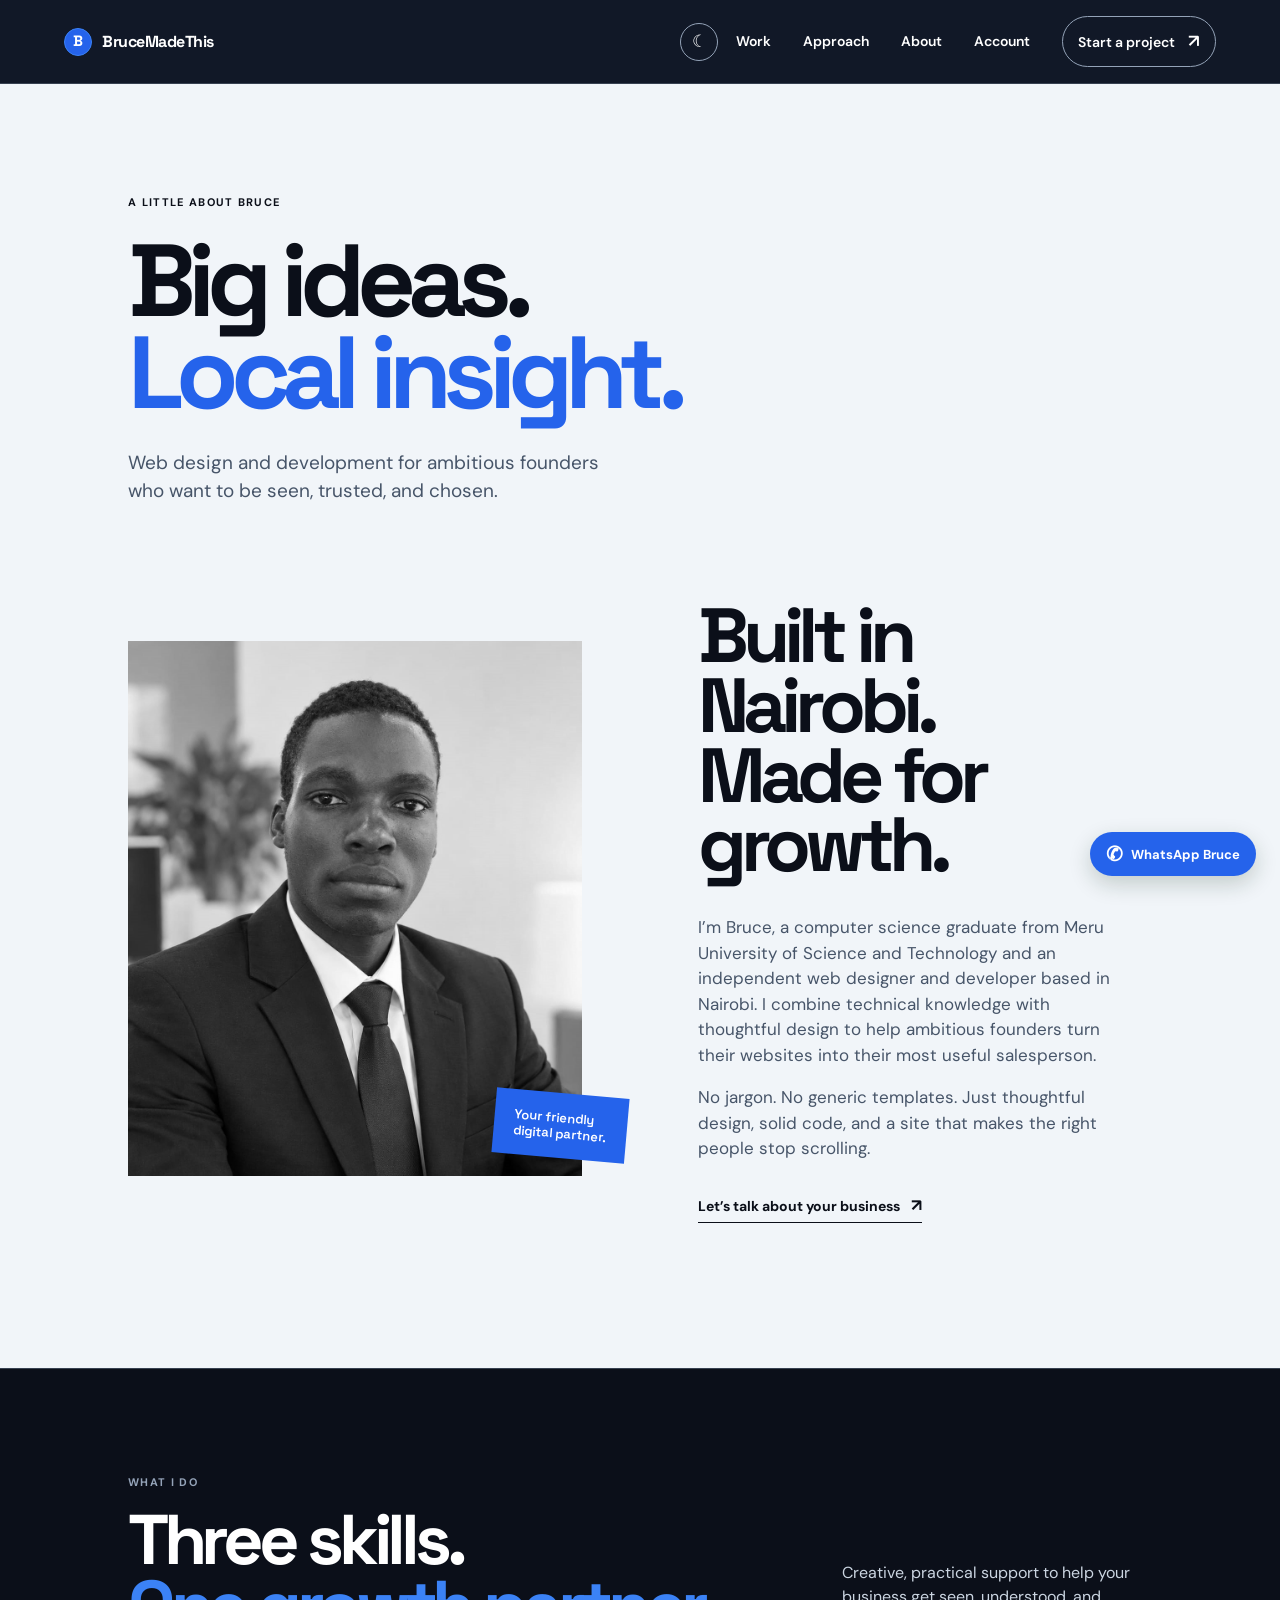
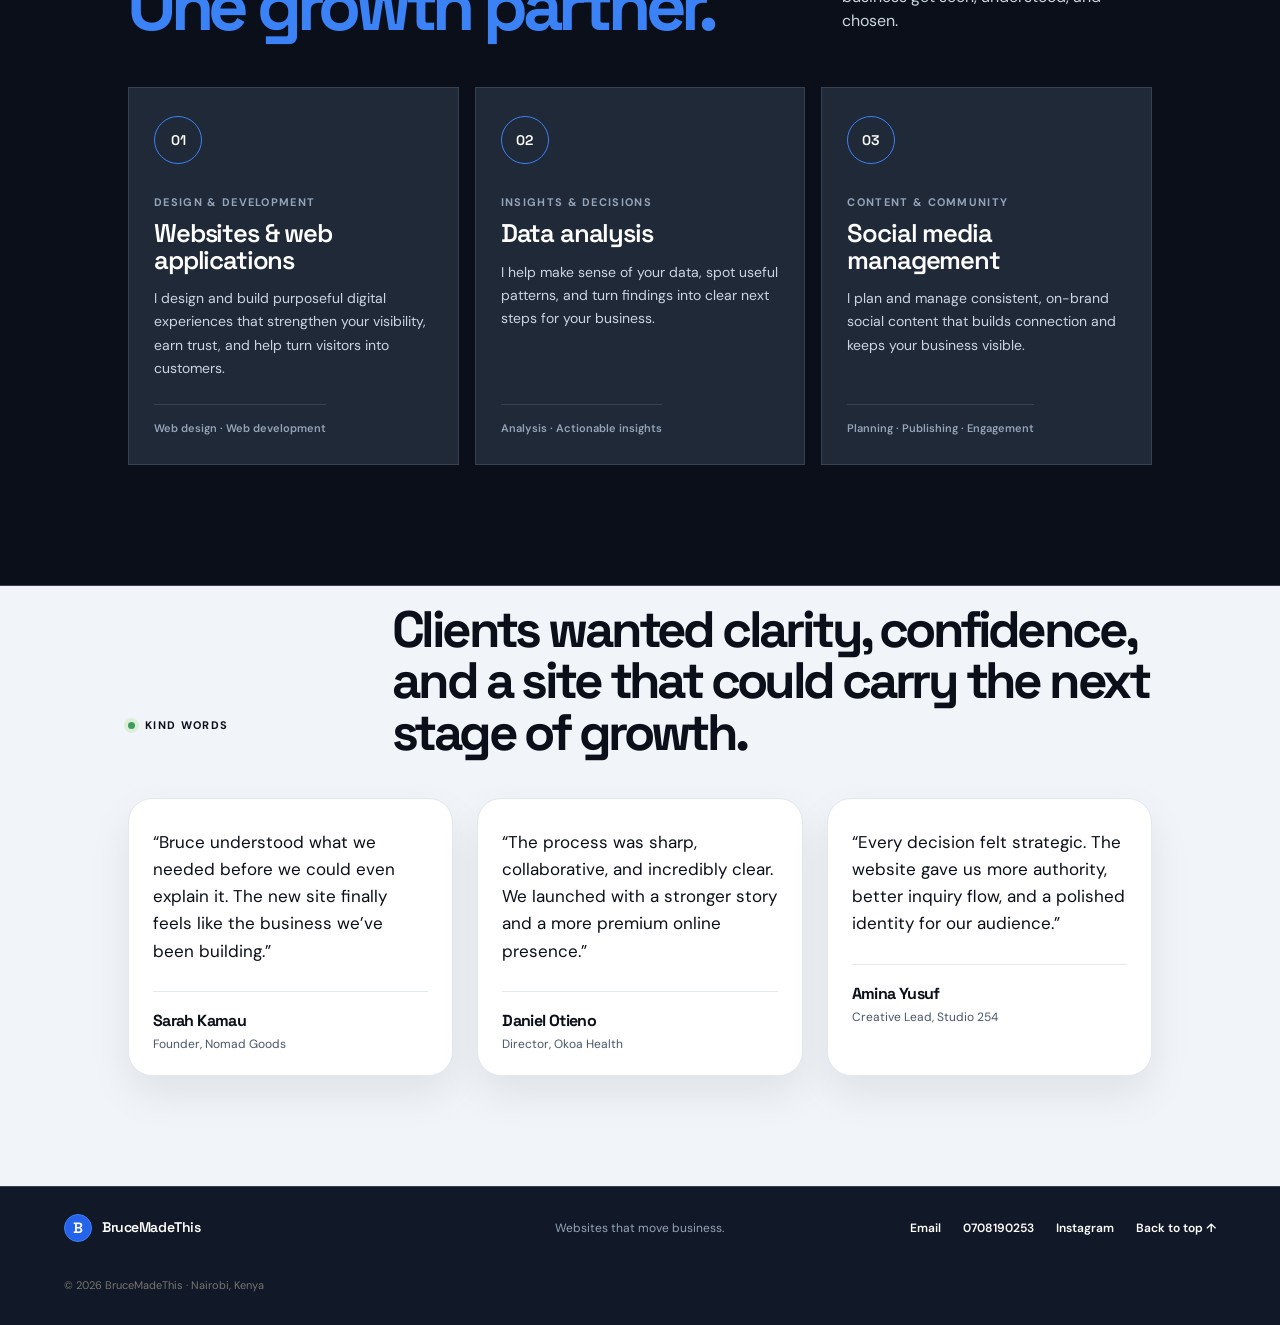
<file: about.html>
<!doctype html>
<html lang="en"><head><meta charset="UTF-8" /><meta name="viewport" content="width=device-width, initial-scale=1.0" /><meta name="description" content="Meet Bruce, the Nairobi-based designer and developer behind BruceMadeThis." /><title>About — BruceMadeThis</title><link rel="preconnect" href="https://fonts.googleapis.com" /><link rel="preconnect" href="https://fonts.gstatic.com" crossorigin /><link href="https://fonts.googleapis.com/css2?family=DM+Sans:wght@400;500;600;700&family=Space+Grotesk:wght@500;600;700&display=swap" rel="stylesheet" /><link rel="stylesheet" href="./styles.css" /></head><body><div class="site-shell"><header class="topbar"><a class="brand" href="index.html"><span class="brand-mark">B</span><span>BruceMadeThis</span></a><button class="menu-toggle" aria-label="Toggle navigation" aria-expanded="false" aria-controls="site-nav"><span></span><span></span></button><nav id="site-nav" class="nav-links" aria-label="Primary navigation"><a href="work.html">Work</a><a href="approach.html">Approach</a><a href="about.html">About</a><a class="nav-cta" href="contact.html">Start a project <span>↗</span></a></nav></header><main><section class="page-hero section-pad"><p class="eyebrow">A little about Bruce</p><h1>Big ideas.<br /><em>Local insight.</em></h1><p class="page-lede">Web design and development for ambitious founders who want to be seen, trusted, and chosen.</p></section><section class="about section-pad about-page"><div class="about-photo reveal"><img src="./my-web-image.png" alt="Portrait of a Nairobi-based creative founder" /><span class="about-caption">Your friendly<br />digital partner.</span></div><div class="about-copy reveal delay-one"><h2>Built in Nairobi.<br />Made for growth.</h2><p>I’m Bruce, a computer science graduate from Meru University of Science and Technology and an independent web designer and developer based in Nairobi. I combine technical knowledge with thoughtful design to help ambitious founders turn their websites into their most useful salesperson.</p><p>No jargon. No generic templates. Just thoughtful design, solid code, and a site that makes the right people stop scrolling.</p><a class="text-link" href="contact.html">Let’s talk about your business <span>↗</span></a></div></section>
<section class="skills-section section-pad" aria-labelledby="skills-title">
  <div class="skills-heading reveal">
    <div><p class="eyebrow">What I do</p><h2 id="skills-title">Three skills.<br /><em>One growth partner.</em></h2></div>
    <p>Creative, practical support to help your business get seen, understood, and chosen.</p>
  </div>
  <div class="skills-grid">
    <article class="skill-card reveal">
      <span class="skill-number" aria-label="Skill 1">01</span>
      <p class="skill-label">Design &amp; development</p>
      <h3>Websites &amp; web applications</h3>
      <p>I design and build purposeful digital experiences that strengthen your visibility, earn trust, and help turn visitors into customers.</p>
      <span class="skill-tag">Web design · Web development</span>
    </article>
    <article class="skill-card reveal delay-one">
      <span class="skill-number" aria-label="Skill 2">02</span>
      <p class="skill-label">Insights &amp; decisions</p>
      <h3>Data analysis</h3>
      <p>I help make sense of your data, spot useful patterns, and turn findings into clear next steps for your business.</p>
      <span class="skill-tag">Analysis · Actionable insights</span>
    </article>
    <article class="skill-card reveal delay-two">
      <span class="skill-number" aria-label="Skill 3">03</span>
      <p class="skill-label">Content &amp; community</p>
      <h3>Social media management</h3>
      <p>I plan and manage consistent, on-brand social content that builds connection and keeps your business visible.</p>
      <span class="skill-tag">Planning · Publishing · Engagement</span>
    </article>
  </div>
</section>
</main><section class="testimonial-band section-pad" aria-label="Client testimonials"><div class="testimonial-header reveal"><p class="eyebrow"><span class="status-dot"></span> Kind words</p><h2>Clients wanted clarity, confidence, and a site that could carry the next stage of growth.</h2></div><div class="testimonial-grid"><article class="testimonial-card reveal"><p class="quote">“Bruce understood what we needed before we could even explain it. The new site finally feels like the business we’ve been building.”</p><div class="testimonial-author"><strong>Sarah Kamau</strong><span>Founder, Nomad Goods</span></div></article><article class="testimonial-card reveal delay-one"><p class="quote">“The process was sharp, collaborative, and incredibly clear. We launched with a stronger story and a more premium online presence.”</p><div class="testimonial-author"><strong>Daniel Otieno</strong><span>Director, Okoa Health</span></div></article><article class="testimonial-card reveal delay-two"><p class="quote">“Every decision felt strategic. The website gave us more authority, better inquiry flow, and a polished identity for our audience.”</p><div class="testimonial-author"><strong>Amina Yusuf</strong><span>Creative Lead, Studio 254</span></div></article></div></section><footer class="footer"><a class="brand" href="index.html"><span class="brand-mark">B</span><span>BruceMadeThis</span></a><p>Websites that move business.</p><div class="footer-links"><a href="mailto:hello@brucemadethis.co.ke">Email</a><a href="tel:+254708190253">0708190253</a><a href="https://www.instagram.com" target="_blank" rel="noopener noreferrer">Instagram</a><a href="#top">Back to top ↑</a></div><small>© 2026 BruceMadeThis · Nairobi, Kenya</small></footer></div><script type="module" src="./main.js"></script></body></html>
</file>
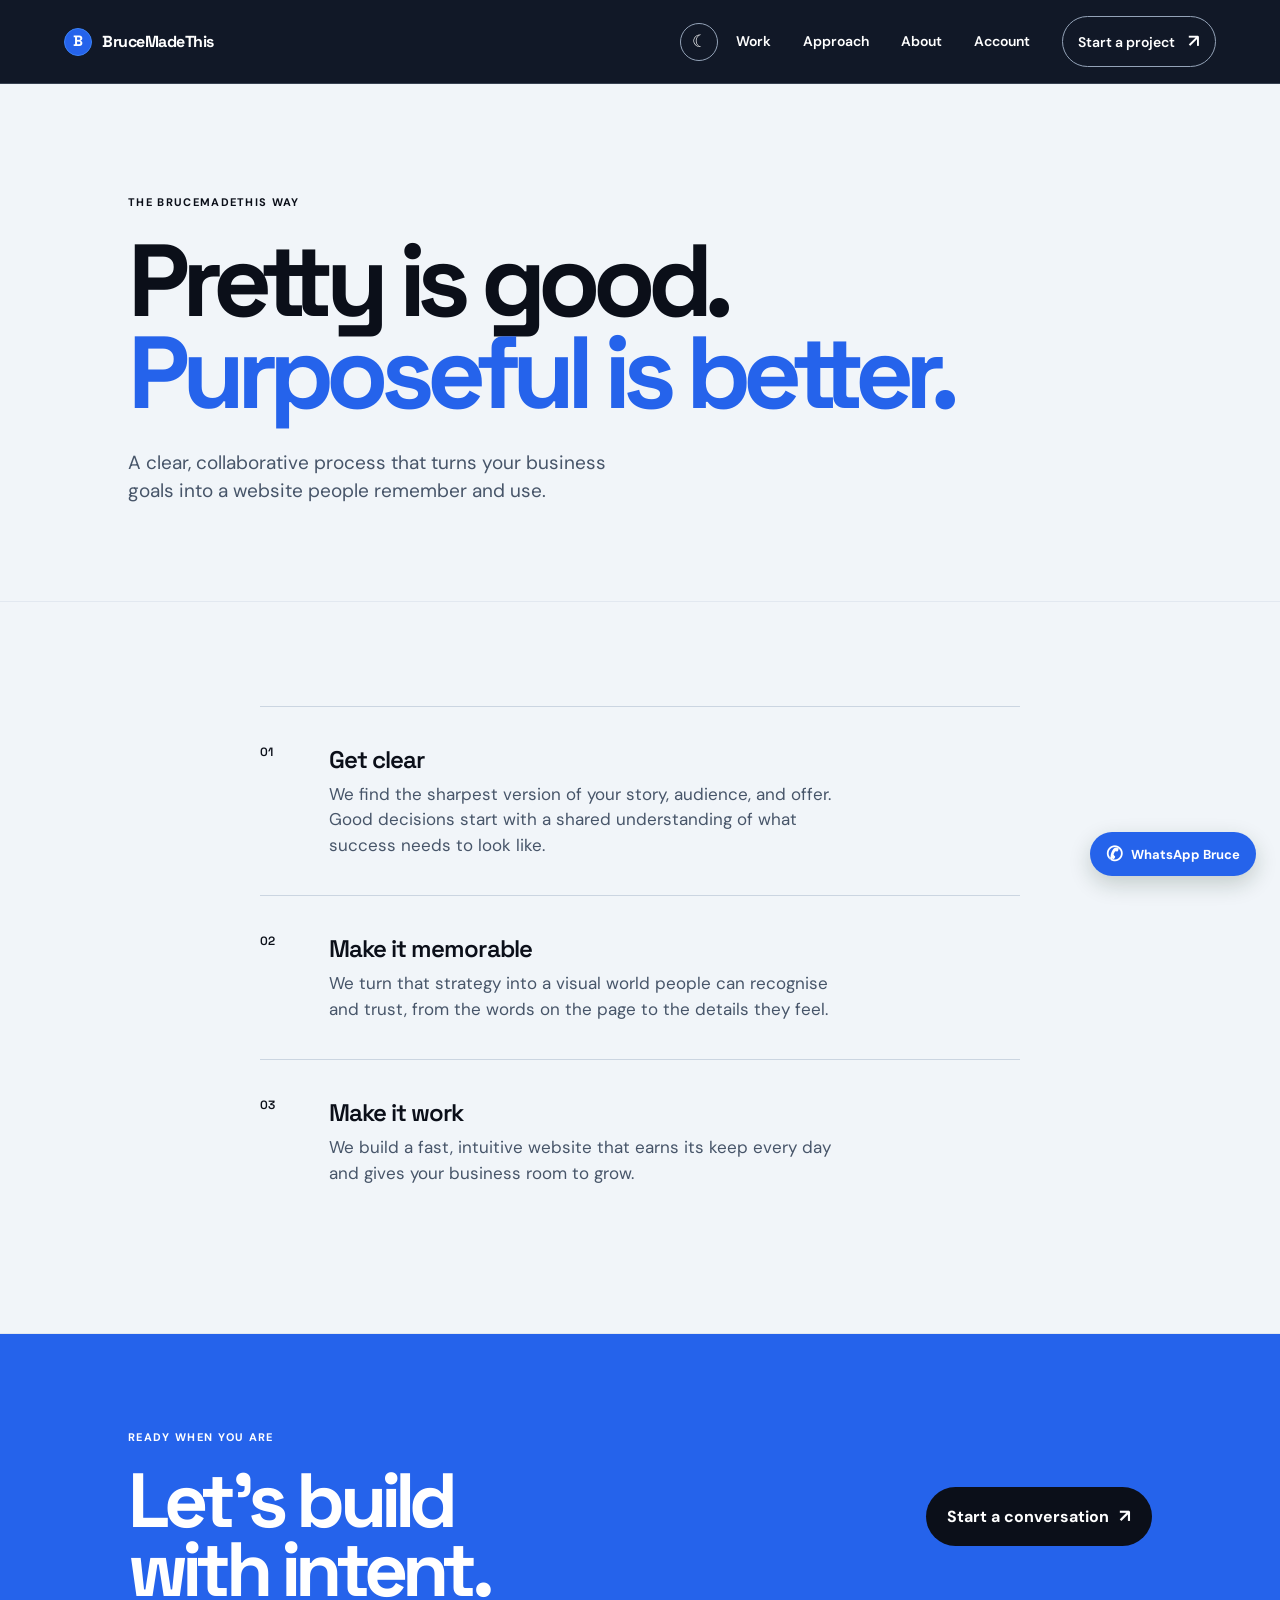
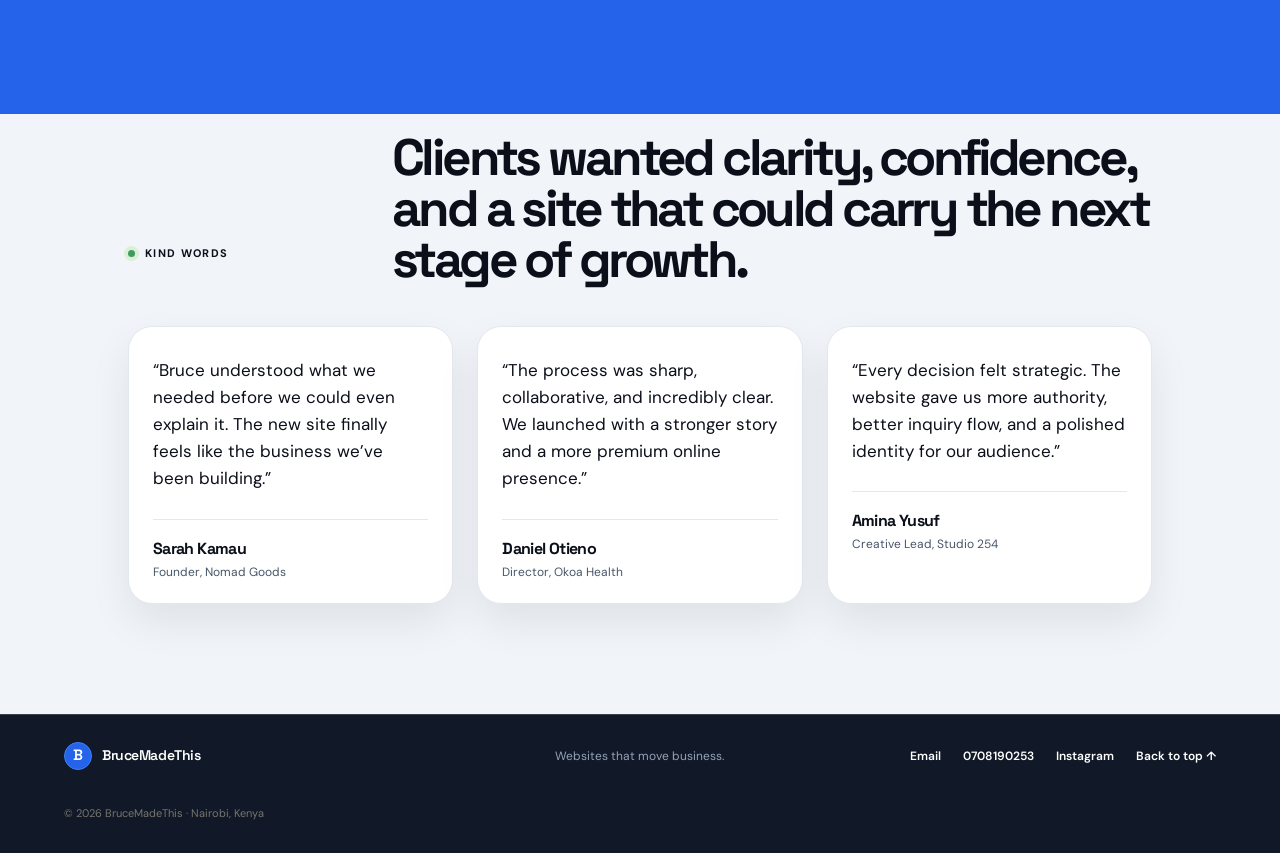
<file: approach.html>
<!doctype html>
<html lang="en"><head><meta charset="UTF-8" /><meta name="viewport" content="width=device-width, initial-scale=1.0" /><meta name="description" content="The BruceMadeThis process for creating purposeful websites for Nairobi businesses." /><title>Approach — BruceMadeThis</title><link rel="preconnect" href="https://fonts.googleapis.com" /><link rel="preconnect" href="https://fonts.gstatic.com" crossorigin /><link href="https://fonts.googleapis.com/css2?family=DM+Sans:wght@400;500;600;700&family=Space+Grotesk:wght@500;600;700&display=swap" rel="stylesheet" /><link rel="stylesheet" href="./styles.css" /></head><body><div class="site-shell"><header class="topbar"><a class="brand" href="index.html"><span class="brand-mark">B</span><span>BruceMadeThis</span></a><button class="menu-toggle" aria-label="Toggle navigation" aria-expanded="false" aria-controls="site-nav"><span></span><span></span></button><nav id="site-nav" class="nav-links" aria-label="Primary navigation"><a href="work.html">Work</a><a href="approach.html">Approach</a><a href="about.html">About</a><a class="nav-cta" href="contact.html">Start a project <span>↗</span></a></nav></header><main><section class="page-hero section-pad"><p class="eyebrow">The BruceMadeThis way</p><h1>Pretty is good.<br /><em>Purposeful is better.</em></h1><p class="page-lede">A clear, collaborative process that turns your business goals into a website people remember and use.</p></section><section class="approach section-pad approach-page"><div class="steps"><div class="step reveal"><span>01</span><div><h3>Get clear</h3><p>We find the sharpest version of your story, audience, and offer. Good decisions start with a shared understanding of what success needs to look like.</p></div></div><div class="step reveal delay-one"><span>02</span><div><h3>Make it memorable</h3><p>We turn that strategy into a visual world people can recognise and trust, from the words on the page to the details they feel.</p></div></div><div class="step reveal delay-two"><span>03</span><div><h3>Make it work</h3><p>We build a fast, intuitive website that earns its keep every day and gives your business room to grow.</p></div></div></div></section><section class="home-next section-pad"><div><p class="eyebrow">Ready when you are</p><h2>Let’s build<br /><em>with intent.</em></h2></div><a class="button button-dark" href="contact.html">Start a conversation <span>↗</span></a></section></main><section class="testimonial-band section-pad" aria-label="Client testimonials"><div class="testimonial-header reveal"><p class="eyebrow"><span class="status-dot"></span> Kind words</p><h2>Clients wanted clarity, confidence, and a site that could carry the next stage of growth.</h2></div><div class="testimonial-grid"><article class="testimonial-card reveal"><p class="quote">“Bruce understood what we needed before we could even explain it. The new site finally feels like the business we’ve been building.”</p><div class="testimonial-author"><strong>Sarah Kamau</strong><span>Founder, Nomad Goods</span></div></article><article class="testimonial-card reveal delay-one"><p class="quote">“The process was sharp, collaborative, and incredibly clear. We launched with a stronger story and a more premium online presence.”</p><div class="testimonial-author"><strong>Daniel Otieno</strong><span>Director, Okoa Health</span></div></article><article class="testimonial-card reveal delay-two"><p class="quote">“Every decision felt strategic. The website gave us more authority, better inquiry flow, and a polished identity for our audience.”</p><div class="testimonial-author"><strong>Amina Yusuf</strong><span>Creative Lead, Studio 254</span></div></article></div></section><footer class="footer"><a class="brand" href="index.html"><span class="brand-mark">B</span><span>BruceMadeThis</span></a><p>Websites that move business.</p><div class="footer-links"><a href="mailto:hello@brucemadethis.co.ke">Email</a><a href="tel:+254708190253">0708190253</a><a href="https://www.instagram.com" target="_blank" rel="noopener noreferrer">Instagram</a><a href="#top">Back to top ↑</a></div><small>© 2026 BruceMadeThis · Nairobi, Kenya</small></footer></div><script type="module" src="./main.js"></script></body></html>
</file>
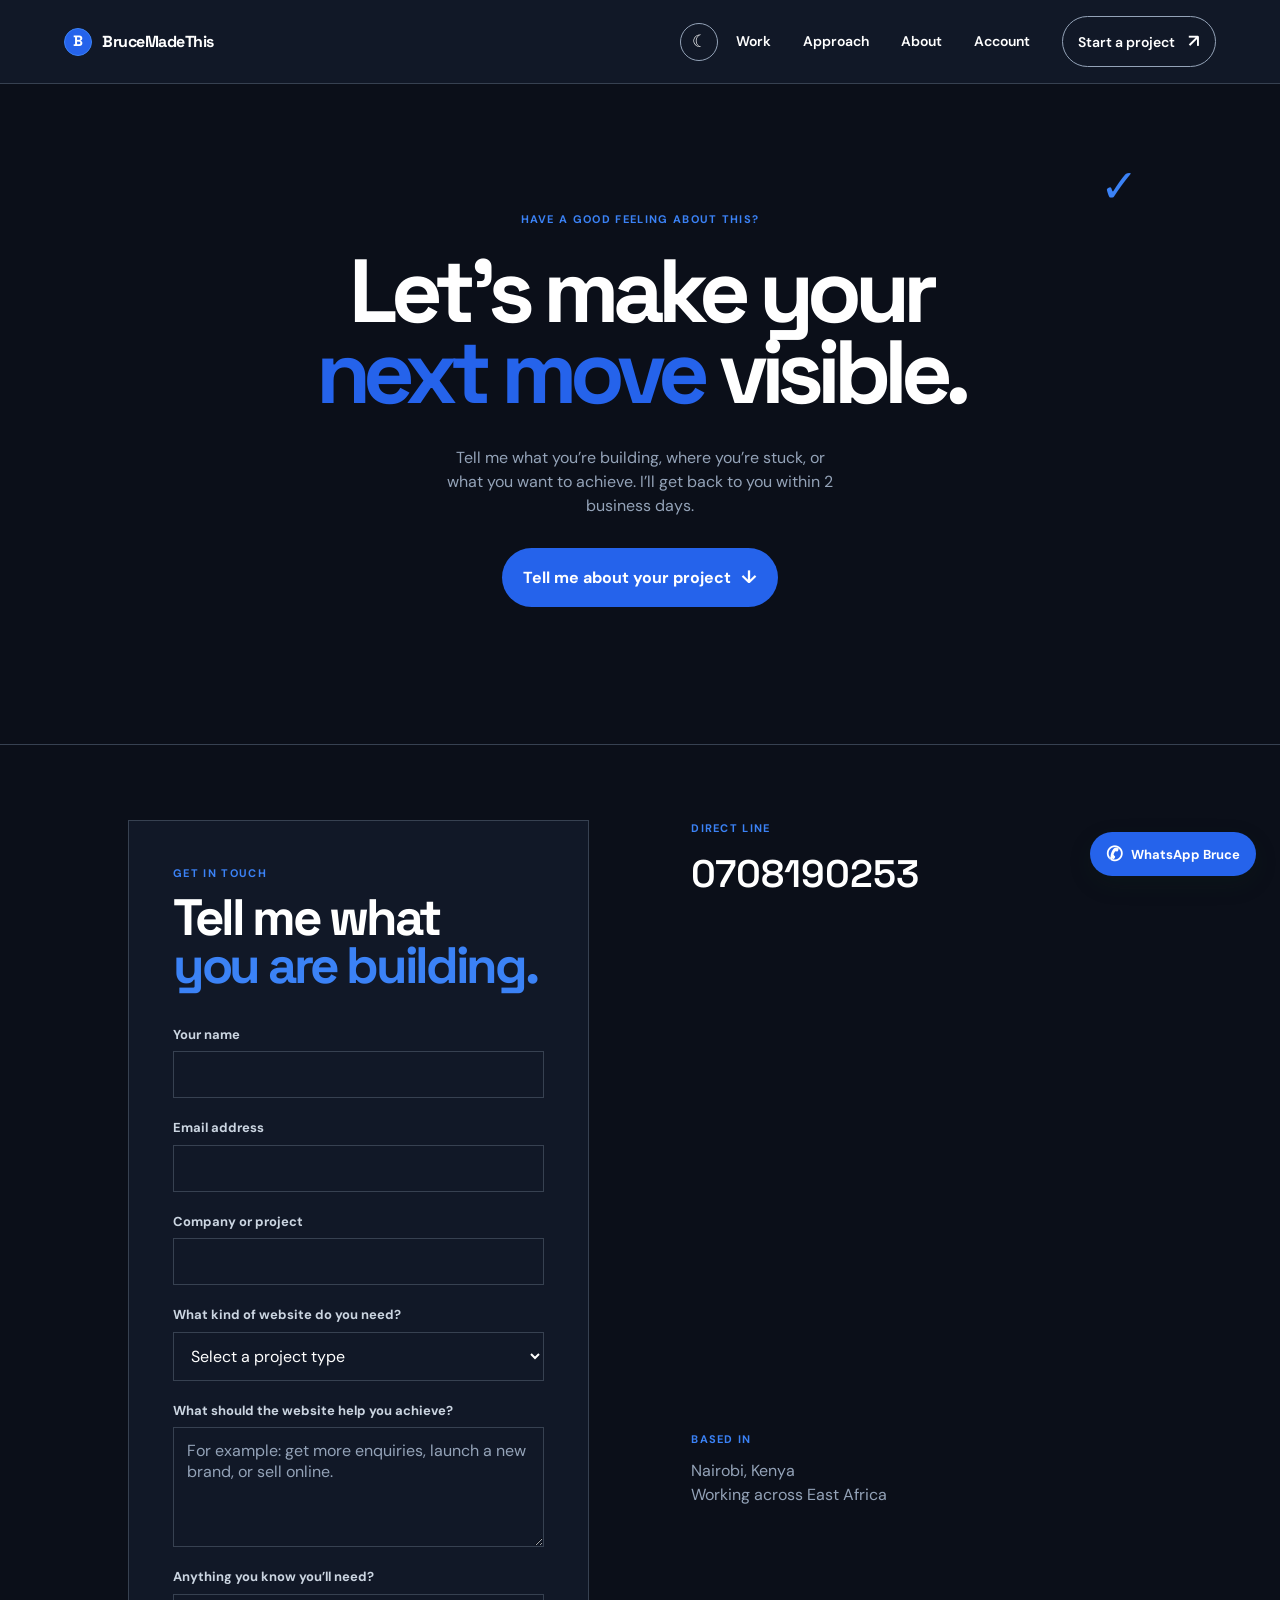
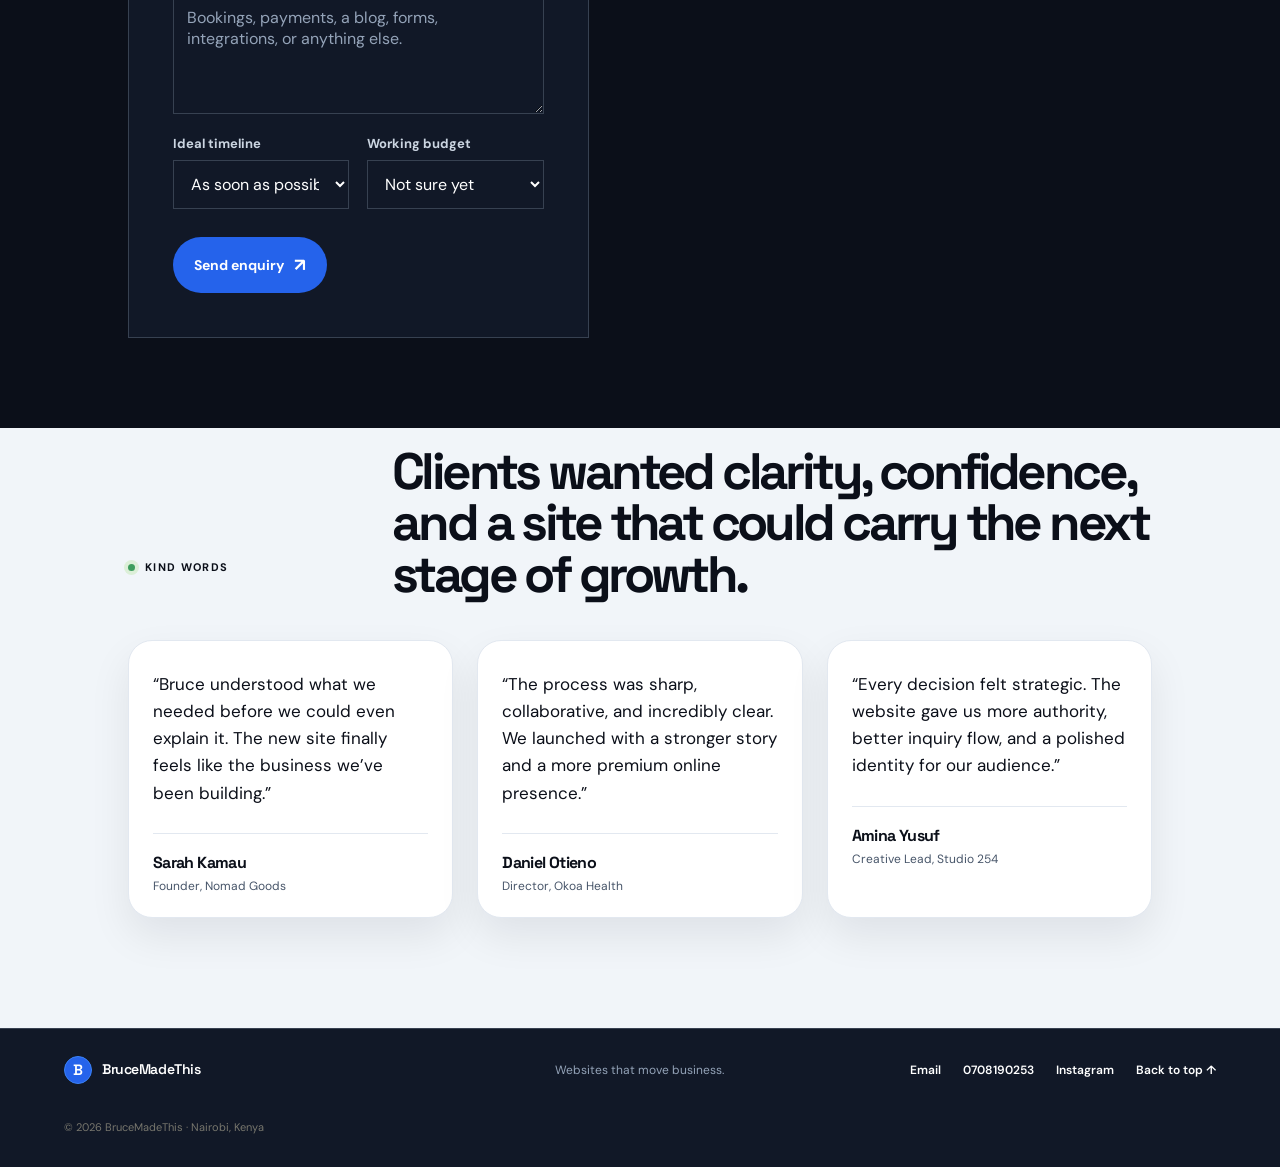
<file: contact.html>
<!doctype html>
<html lang="en"><head><meta charset="UTF-8" /><meta name="viewport" content="width=device-width, initial-scale=1.0" /><meta name="description" content="Start a website project with BruceMadeThis in Nairobi." /><title>Start a project — BruceMadeThis</title><link rel="preconnect" href="https://fonts.googleapis.com" /><link rel="preconnect" href="https://fonts.gstatic.com" crossorigin /><link href="https://fonts.googleapis.com/css2?family=DM+Sans:wght@400;500;600;700&family=Space+Grotesk:wght@500;600;700&display=swap" rel="stylesheet" /><link rel="stylesheet" href="./styles.css" /></head><body><div class="site-shell"><header class="topbar"><a class="brand" href="index.html"><span class="brand-mark">B</span><span>BruceMadeThis</span></a><button class="menu-toggle" aria-label="Toggle navigation" aria-expanded="false" aria-controls="site-nav"><span></span><span></span></button><nav id="site-nav" class="nav-links" aria-label="Primary navigation"><a href="work.html">Work</a><a href="approach.html">Approach</a><a href="about.html">About</a><a class="nav-cta" href="contact.html">Start a project <span>↗</span></a></nav></header><main><section class="contact contact-page section-pad"><div class="contact-inner reveal"><p class="eyebrow">Have a good feeling about this?</p><h1>Let’s make your<br /><em>next move</em> visible.</h1><p class="contact-lede">Tell me what you’re building, where you’re stuck, or what you want to achieve. I’ll get back to you within 2 business days.</p><a class="button button-lime" href="mailto:hello@brucemadethis.co.ke?subject=I%20want%20to%20build%20something">Start a conversation <span>↗</span></a></div><div class="contact-orbit" aria-hidden="true">✓</div></section><section class="contact-details section-pad"><div><p class="eyebrow">Direct line</p><a href="tel:+254708190253">0708190253</a></div><div><p class="eyebrow">Based in</p><p>Nairobi, Kenya<br />Working across East Africa</p></div></section></main><section class="testimonial-band section-pad" aria-label="Client testimonials"><div class="testimonial-header reveal"><p class="eyebrow"><span class="status-dot"></span> Kind words</p><h2>Clients wanted clarity, confidence, and a site that could carry the next stage of growth.</h2></div><div class="testimonial-grid"><article class="testimonial-card reveal"><p class="quote">“Bruce understood what we needed before we could even explain it. The new site finally feels like the business we’ve been building.”</p><div class="testimonial-author"><strong>Sarah Kamau</strong><span>Founder, Nomad Goods</span></div></article><article class="testimonial-card reveal delay-one"><p class="quote">“The process was sharp, collaborative, and incredibly clear. We launched with a stronger story and a more premium online presence.”</p><div class="testimonial-author"><strong>Daniel Otieno</strong><span>Director, Okoa Health</span></div></article><article class="testimonial-card reveal delay-two"><p class="quote">“Every decision felt strategic. The website gave us more authority, better inquiry flow, and a polished identity for our audience.”</p><div class="testimonial-author"><strong>Amina Yusuf</strong><span>Creative Lead, Studio 254</span></div></article></div></section><footer class="footer"><a class="brand" href="index.html"><span class="brand-mark">B</span><span>BruceMadeThis</span></a><p>Websites that move business.</p><div class="footer-links"><a href="mailto:hello@brucemadethis.co.ke">Email</a><a href="tel:+254708190253">0708190253</a><a href="https://www.instagram.com" target="_blank" rel="noopener noreferrer">Instagram</a><a href="#top">Back to top ↑</a></div><small>© 2026 BruceMadeThis · Nairobi, Kenya</small></footer></div><script type="module" src="./main.js"></script></body></html>
</file>
<file: styles.css>
html[data-theme="dark"]{--ink:#f5f2eb;--paper:#20201c;--muted:#aaa99f;--line:#45453d;color-scheme:dark}
.whatsapp-float{position:fixed;right:24px;bottom:24px;z-index:10;display:flex;align-items:center;gap:8px;padding:12px 16px;border-radius:99px;background:#25d366;color:#102d1a;text-decoration:none;font:700 13px var(--body);box-shadow:0 8px 22px #102d1a33;transition:transform .2s ease,box-shadow .2s ease}.whatsapp-float:hover{transform:translateY(-3px);box-shadow:0 12px 26px #102d1a44}.whatsapp-float span:first-child{font-size:20px;line-height:1}@media(max-width:800px){.whatsapp-float{right:16px;bottom:16px;padding:11px 14px}.whatsapp-float span:last-child{font-size:12px}}
 .brand-mark{background:transparent!important;color:var(--ink)!important;border:1px solid currentColor!important}
 .brand-mark{background:transparent;color:var(--ink);border:1px solid currentColor}
.project-image-izzi{display:grid;place-items:center;background:#fff}.project-image-izzi img{width:auto;max-width:78%;height:auto;max-height:78%;object-fit:contain;filter:none}
:root{--ink:#20201c;--paper:#f5f2eb;--lime:#c8f169;--coral:#f2775e;--muted:#77766d;--line:#d9d5cb;--display:'Space Grotesk',sans-serif;--body:'DM Sans',sans-serif}*{box-sizing:border-box}html{scroll-behavior:smooth}body{margin:0;background:var(--paper);color:var(--ink);font-family:var(--body);font-size:16px;line-height:1.5}.site-shell{overflow:hidden}.topbar{height:84px;display:flex;align-items:center;justify-content:space-between;padding:0 5vw;border-bottom:1px solid var(--line);position:relative;z-index:5}.brand{display:flex;align-items:center;gap:10px;color:var(--ink);font-family:var(--display);font-size:16px;font-weight:700;text-decoration:none;letter-spacing:-.03em}.brand-mark{display:grid;place-items:center;width:28px;height:28px;background:var(--ink);color:var(--lime);border-radius:50%;font-size:15px}.nav-links{display:flex;align-items:center;gap:32px}.nav-links a,.footer a{color:var(--ink);text-decoration:none;font-size:14px;font-weight:600}.nav-links a:hover,.footer a:hover,.text-link:hover{opacity:.6}.nav-cta{padding:11px 15px;border:1px solid var(--ink);border-radius:99px}.nav-cta span,.button span{font-size:18px;margin-left:10px}.menu-toggle{display:none;background:none;border:0}.section-pad{padding-left:10vw;padding-right:10vw}.hero{min-height:670px;display:grid;grid-template-columns:1.08fr .92fr;gap:5vw;align-items:center;padding-top:58px;padding-bottom:78px}.eyebrow{font-size:11px;letter-spacing:.12em;text-transform:uppercase;font-weight:700;margin:0 0 24px;display:flex;align-items:center;gap:10px}.status-dot{width:7px;height:7px;border-radius:50%;background:#3e9d5e;box-shadow:0 0 0 4px #dcefd8}.hero h1,.contact h2,.approach h2,.about h2,.section-heading h2{font:700 clamp(3.4rem,6.2vw,6.8rem)/.91 var(--display);letter-spacing:-.075em;margin:0}.hero h1 em,.contact h2 em,.approach h2 em{font-style:normal;color:var(--coral)}.hero-intro{max-width:435px;margin:34px 0 28px;color:#58574f;font-size:18px;line-height:1.5}.hero-actions{display:flex;align-items:center;gap:25px}.button{display:inline-flex;align-items:center;text-decoration:none;font-weight:700;padding:16px 21px;border-radius:100px;transition:transform .2s ease,box-shadow .2s ease}.button:hover{transform:translateY(-3px);box-shadow:0 8px 18px #20201c22}.button-dark{background:var(--ink);color:var(--paper)}.button-lime{background:var(--lime);color:var(--ink)}.text-link{color:var(--ink);text-decoration:none;font-weight:700;font-size:14px;border-bottom:1px solid var(--ink);padding-bottom:4px}.text-link span{margin-left:8px;font-size:17px}.hero-note{display:flex;align-items:center;gap:12px;margin-top:50px;font:600 13px/1.25 var(--display);transform:rotate(-5deg);width:max-content}.scribble{font-size:27px;color:var(--coral)}.hero-visual{position:relative;max-width:515px;margin-left:auto}.image-frame{position:relative;background:var(--coral);padding:12px 12px 36px;transform:rotate(2deg)}.image-frame img{width:100%;height:495px;display:block;object-fit:cover;filter:saturate(.8)}.image-label{position:absolute;font:600 11px var(--display);text-transform:uppercase;letter-spacing:.12em;color:var(--paper)}.label-top{top:25px;left:28px}.label-bottom{bottom:13px;right:25px}.hero-sticker{position:absolute;bottom:-28px;left:-42px;background:var(--lime);width:145px;height:145px;border-radius:50%;display:grid;place-content:center;text-align:center;font:600 13px/1.2 var(--display);transform:rotate(-12deg)}.hero-sticker strong{font-size:17px}.hero-sticker span{font-size:24px;line-height:1;margin-top:6px}.marquee-band{background:var(--ink);color:var(--lime);overflow:hidden;white-space:nowrap;padding:19px 0}.marquee-track{display:flex;width:max-content;gap:40px;align-items:center;font:600 15px var(--display);animation:scroll 28s linear infinite}.marquee-track b{color:var(--coral);font-size:20px}@keyframes scroll{to{transform:translateX(-50%)}}.work{padding-top:126px;padding-bottom:130px}.section-heading{display:flex;align-items:end;justify-content:space-between;margin-bottom:62px}.section-heading .eyebrow span{color:var(--coral);font-size:18px}.section-heading h2{font-size:clamp(3rem,5.8vw,6rem)}.heading-note{font-size:14px;line-height:1.4;color:var(--muted);margin:0 0 7px}.project-grid{display:grid;grid-template-columns:1.15fr .85fr;gap:82px 7vw;align-items:start}.project-card{min-width:0}.project-feature{grid-row:span 2}.project-image{position:relative;overflow:hidden;background:#ddd}.project-image img{width:100%;height:430px;display:block;object-fit:cover;transition:transform .6s ease;filter:saturate(.85)}.project-card:hover .project-image img{transform:scale(1.04)}.project-feature .project-image img{height:600px}.project-offset{margin-top:120px}.project-number{position:absolute;top:20px;left:20px;width:37px;height:37px;border:1px solid white;border-radius:50%;display:grid;place-items:center;color:white;font:600 12px var(--display)}.project-meta{display:flex;justify-content:space-between;align-items:start;border-top:1px solid var(--ink);padding-top:16px;margin-top:16px}.project-meta h3{font:600 25px var(--display);letter-spacing:-.04em;margin:0 0 5px}.project-meta p{color:var(--muted);font-size:12px;margin:0}.project-meta a{color:var(--ink);font-size:27px;text-decoration:none}.approach{display:grid;grid-template-columns:.95fr 1.05fr;gap:9vw;background:var(--coral);padding-top:110px;padding-bottom:125px}.approach .eyebrow{color:#50261e}.approach h2{font-size:clamp(3.3rem,5.8vw,6rem)}.approach h2 em{color:var(--paper)}.steps{padding-top:14px}.step{display:grid;grid-template-columns:45px 1fr;gap:24px;border-top:1px solid #8f3f31;padding:25px 0 31px}.step>span{font:600 12px var(--display)}.step h3{font:600 24px var(--display);margin:0 0 7px;letter-spacing:-.04em}.step p{max-width:350px;margin:0;color:#63362e}.about{display:grid;grid-template-columns:1fr 1fr;gap:9vw;align-items:center;padding-top:130px;padding-bottom:145px}.about-photo{position:relative;max-width:455px}.about-photo img{width:100%;height:535px;object-fit:cover;filter:grayscale(1)}.about-caption{position:absolute;right:-45px;bottom:25px;padding:17px 20px;background:var(--lime);font:600 13px/1.2 var(--display);transform:rotate(5deg)}.about h2{font-size:clamp(3.4rem,6vw,6rem);margin-bottom:35px}.about-copy>p:not(.eyebrow){max-width:430px;color:#58574f;font-size:17px}.about-copy .text-link{display:inline-block;margin-top:14px}.contact{position:relative;background:var(--ink);color:var(--paper);padding-top:120px;padding-bottom:130px;text-align:center}.contact .eyebrow{justify-content:center;color:var(--lime)}.contact h2{font-size:clamp(3.7rem,7.2vw,7.6rem)}.contact-lede{max-width:390px;margin:34px auto 30px;color:#aaa99f;font-size:16px}.contact-orbit{position:absolute;right:11vw;top:68px;color:var(--coral);font-size:46px;animation:spin 12s linear infinite}@keyframes spin{to{transform:rotate(360deg)}}.testimonial-band{padding-top:18px;padding-bottom:110px}.testimonial-header{display:flex;justify-content:space-between;align-items:end;gap:28px;margin-bottom:40px}.testimonial-header h2{max-width:760px;margin:0;font:700 clamp(2.4rem,4vw,4.15rem)/1 var(--display);letter-spacing:-.07em}.testimonial-grid{display:grid;grid-template-columns:repeat(3,minmax(0,1fr));gap:24px}.testimonial-card{padding:30px 24px 22px;background:var(--paper);border:1px solid var(--line);border-radius:24px;box-shadow:0 18px 42px rgba(32,32,28,.07)}.quote{margin:0 0 26px;color:var(--ink);font-size:17px;line-height:1.6}.testimonial-author{display:flex;flex-direction:column;gap:4px;padding-top:18px;border-top:1px solid var(--line)}.testimonial-author strong{font:700 16px var(--display);letter-spacing:-.04em}.testimonial-author span{color:var(--muted);font-size:12px}.footer{display:grid;grid-template-columns:1fr 1fr 1fr;align-items:center;gap:20px;padding:27px 5vw 32px;background:var(--ink);color:#77766d;border-top:1px solid #3c3c35}.footer .brand{color:var(--paper)}.footer p{font-size:12px;margin:0;text-align:center}.footer-links{display:flex;justify-content:flex-end;gap:22px}.footer-links a{color:var(--paper);font-size:12px}.footer small{grid-column:1/-1;font-size:11px;color:#77766d;margin-top:15px}
.reveal{opacity:0;transform:translateY(22px);transition:opacity .75s ease,transform .75s ease}.reveal.visible{opacity:1;transform:none}.delay-one{transition-delay:.12s}.delay-two{transition-delay:.24s}@media(max-width:800px){.topbar{height:70px;padding:0 6vw}.menu-toggle{display:flex;flex-direction:column;gap:5px;padding:10px;cursor:pointer}.menu-toggle span{display:block;width:21px;height:2px;background:var(--ink);transition:transform .2s}.nav-links{position:absolute;top:70px;left:0;right:0;padding:20px 6vw 25px;background:var(--paper);border-bottom:1px solid var(--line);display:none;flex-direction:column;align-items:flex-start;gap:18px}.nav-links.open{display:flex}.nav-cta{margin-top:5px}.section-pad{padding-left:6vw;padding-right:6vw}.hero{display:flex;flex-direction:column;align-items:stretch;padding-top:70px;padding-bottom:90px;gap:70px}.hero h1{font-size:clamp(3.2rem,15vw,5rem)}.hero-intro{font-size:16px}.hero-note{margin-top:42px}.hero-visual{width:90%;margin:0 auto}.image-frame img{height:370px}.hero-sticker{left:-25px;width:122px;height:122px}.work{padding-top:85px;padding-bottom:90px}.section-heading{display:block;margin-bottom:42px}.heading-note{margin-top:22px}.project-grid{display:block}.project-card,.project-offset{margin:0 0 62px}.project-feature .project-image img,.project-image img{height:390px}.approach{display:block;padding-top:85px;padding-bottom:75px}.approach-intro{margin-bottom:60px}.about{display:flex;flex-direction:column;padding-top:90px;padding-bottom:100px;gap:65px;align-items:stretch}.about-photo{width:85%;margin:0 auto}.about-photo img{height:440px}.about-caption{right:-24px}.contact{padding-top:90px;padding-bottom:100px}.contact-orbit{right:8vw;top:30px}.footer{grid-template-columns:1fr 1fr;padding-left:6vw;padding-right:6vw}.footer p{text-align:left;grid-column:1/-1;order:3}.footer-links{grid-column:1/-1;justify-content:flex-start;order:4;flex-wrap:wrap}.footer small{order:5}}
 .theme-toggle{display:grid;place-items:center;width:38px;height:38px;margin-left:auto;margin-right:18px;padding:0;border:1px solid var(--line);border-radius:50%;background:transparent;color:var(--ink);font-size:17px;cursor:pointer;transition:background .2s ease,color .2s ease,transform .2s ease}.theme-toggle:hover{background:var(--ink);color:var(--paper);transform:rotate(12deg)}.theme-toggle .sun-icon{display:none}html[data-theme="dark"] .theme-toggle .sun-icon{display:block}html[data-theme="dark"] .theme-toggle .moon-icon{display:none}html[data-theme="dark"] .hero-intro,html[data-theme="dark"] .about-copy>p:not(.eyebrow){color:#c2c1b8}html[data-theme="dark"] .approach{background:#a94f3d}html[data-theme="dark"] .about-photo img{filter:grayscale(1) brightness(.8)}html[data-theme="dark"] .home-next{background:#9fc650}html[data-theme="dark"] .contact-details{border-top-color:#57574e}@media(max-width:800px){.theme-toggle{margin-left:auto;margin-right:12px;width:35px;height:35px}.nav-links{background:var(--paper)}.testimonial-header{display:block}.testimonial-header h2{font-size:clamp(2.2rem,8vw,3.2rem);margin-top:10px}.testimonial-grid{grid-template-columns:1fr}.testimonial-card{padding:24px 20px 18px}.quote{font-size:15px}.footer{grid-template-columns:1fr;text-align:center}.footer p,.footer-links{justify-content:center}.footer-links{flex-wrap:wrap}}
</file>
